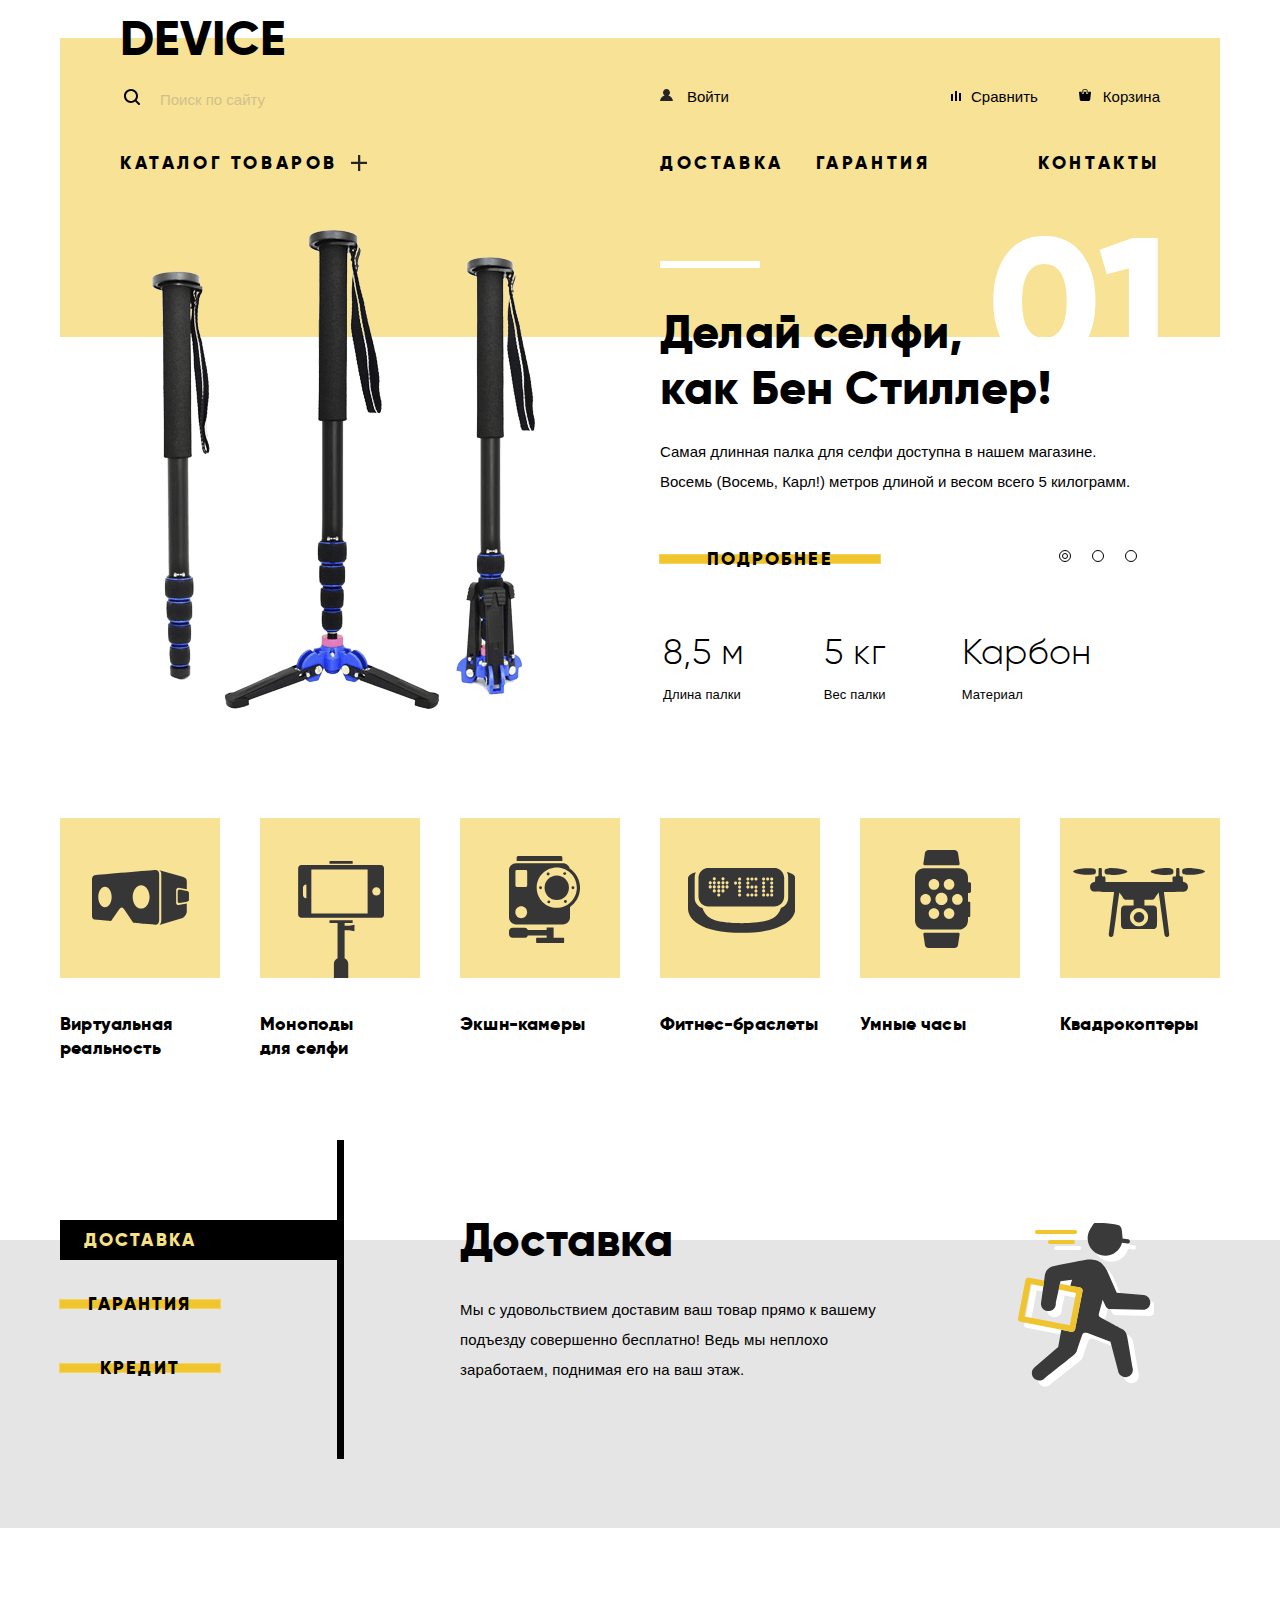
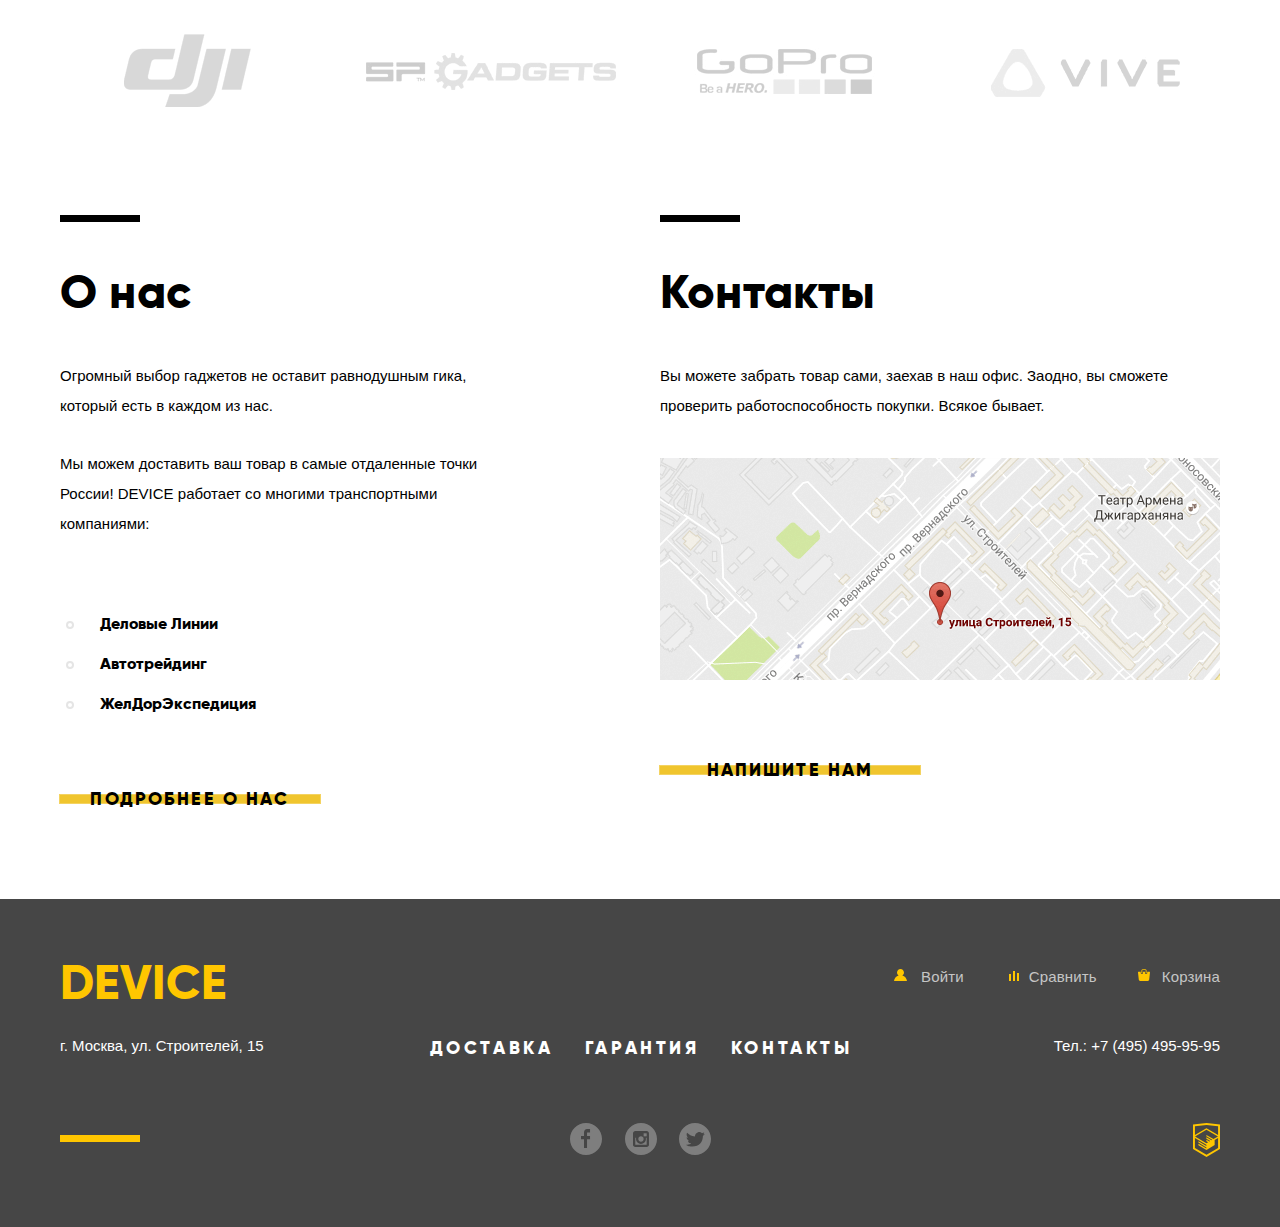
<file: index.html>
<!DOCTYPE html>
<html lang="ru">
<head>
  <meta charset="utf-8">
  <title>HTML Academy: Девайс</title>
  <link href="https://fonts.googleapis.com/css?family=Open+Sans:300,400&amp;subset=cyrillic" rel="stylesheet">
  <link href="./css/normalize.min.css" rel="stylesheet">
  <link href="./css/main.min.css" rel="stylesheet">
</head>
<body>
  <!-- id используется в качестве якоря для перехода в начало страницы при клике по логотипу в футере -->
  <header id="top-main-page">
    <div class="header-wrapper">
      <div class="container">
        <span class="device-logo-top" aria-label="Device, логотип.">Device</span>
        <div class="header-nav-wrapper">
          <div class="user-nav-wrapper-top">
            <form class="search search-icon">
              <input class="nav-search" type="search" placeholder="Поиск по сайту" aria-label="Поиск по сайту" id="search">
              <button type="submit" class="nav-search-button">Найти</button>
            </form>
            <ul class="user-nav-list user-nav-list-top">
              <li class="user-nav-item">
                <a href="./user/login.html" aria-label="Страница входа.">
                  <span class="user-icon">Войти</span>
                </a>
              </li>
              <li class="user-nav-item">
                <a href="./compare.html" aria-label="Страница сравнения товаров.">
                  <span class="compare-icon">Сравнить</span>
                </a>
              </li>
              <li class="user-nav-item">
                <a href="./basket.html" aria-label="Корзина.">
                  <span class="basket-icon">Корзина</span>
                </a>
              </li>
            </ul>
          </div>
          <nav class="main-nav-wrapper">
            <ul class="main-nav-categories">
              <li class="main-menu">
                <a href="./catalog.html">
                  <span class="plus-icon">Каталог товаров</span>
                </a>
                <div class="sub-menu">
                  <ul class="sub-menu-1">
                    <li class="category">
                      <a href="./catalog/product/group-1.html">Виртуальная реальность</a>
                    </li>
                    <li class="category">
                      <a href="./catalog/product/group-2.html">Моноподы для селфи</a>
                    </li>
                    <li class="category">
                      <a href="./catalog/product/group-3.html">Экшн-камеры</a>
                    </li>
                  </ul>
                  <ul class="sub-menu-2">
                    <li class="category">
                      <a href="./catalog/product/group-4.html">Фитнес-браслеты</a>
                    </li>
                    <li class="category">
                      <a href="./catalog/product/group-5.html">Умные часы</a>
                    </li>
                  </ul>
                  <ul class="sub-menu-3">
                    <li class="category">
                      <a href="./catalog/product/group-6.html">Квадрокоптеры</a>
                    </li>
                  </ul>
                </div>
              </li>
            </ul>
            <ul class="main-nav-list main-nav-list-top">
              <li class="nav-item">
                <a class="nav-link" href="#delivery">Доставка</a>
              </li>
              <li class="nav-item">
                <a class="nav-link" href="#guarantee">Гарантия</a>
              </li>
              <li class="nav-item">
                <a class="nav-link" href="#contacts">Контакты</a>
              </li>
            </ul>
          </nav>
        </div>
      </div>
    </div>
  </header>
  <main>
    <div class="main-wrapper">
      <h1 class="visually-hidden">Device</h1>
      <section class="promo-wrapper">
        <div class="container">
          <div class="main-slider-wrapper">
            <input type="radio" name="main-slider" value="promo-slider-1" id="promo-slide-1" checked>
            <input type="radio" name="main-slider" value="promo-slider-2" id="promo-slide-2">
            <input type="radio" name="main-slider" value="promo-slider-3" id="promo-slide-3">
            <div class="main-slider-controls-wrapper">
              <ul class="main-slider-controls">
                <li>
                  <label class="promo-slide-label promo-label-1" for="promo-slide-1"></label>
                </li>
                <li>
                  <label class="promo-slide-label promo-label-2" for="promo-slide-2"></label>
                </li>
                <li>
                  <label class="promo-slide-label promo-label-3" for="promo-slide-3"></label>
                </li>
              </ul>
            </div>
            <div class="main-slider-slides-wrapper">
              <div class="promo-slider promo-slide-1">
                <figure class="promo-image promo-image-1">
                  <img src="./img/slider-1.png" width="384" height="486" alt="Палка для селфи">
                </figure>
                <div class="promo-description">
                  <h2 class="promo-title">
                    Делай селфи,<br>
                    как Бен Стиллер!
                  </h2>
                  <p class="promo-text">Самая длинная палка для селфи доступна в нашем магазине.
                    Восемь&nbsp;(Восемь, Карл!) метров длиной и весом всего 5 килограмм.</p>
                  <a class="button promo-button" href="./catalog/advertised-goods.html#item-1">Подробнее</a>
                  <table class="promo-item-description">
                    <col class="description-column col1">
                    <col class="description-column col2">
                    <col class="description-column col3">
                    <tr>
                      <td>8,5 м</td>
                      <td>5 кг</td>
                      <td>Карбон</td>
                    </tr>
                    <tr>
                      <th>Длина палки</th>
                      <th>Вес палки</th>
                      <th>Материал</th>
                    </tr>
                  </table>
                </div>
              </div>
              <div class="promo-slider promo-slide-2">
                <figure class="promo-image promo-image-2">
                  <img src="./img/slider-2.png" width="345" height="485" alt="Фитнесc-браслет, на дисплее сообщение: 'Я вижу, что ты снова ешь.' " >
                </figure>
                <div class="promo-description">
                  <h2 class="promo-title">
                    Худеем<br>правильно!
                  </h2>
                  <p class="promo-text">
                    Мотивирующие фитнесc-браслеты помогут найти в себе силы
                    не&nbsp;пропускать занятия и соблюдать диету.
                  </p>
                  <a class="button promo-button" href="./catalog/advertised-goods.html#item-2">Подробнее</a>
                  <table class="promo-item-description">
                    <col class="description-column col4">
                    <tr>
                      <td>48 часов</td>
                    </tr>
                    <tr>
                      <th>Без подзарядки</th>
                    </tr>
                  </table>
                </div>
              </div>
              <div class="promo-slider promo-slide-3">
                <figure class="promo-image promo-image-3">
                  <img src="./img/slider-3.png" width="526" height="334" alt="Квадрокоптер" >
                </figure>
                <div class="promo-description">
                  <h2 class="promo-title">
                    Порхает как бабочка,<br>
                    жалит как пчела!
                  </h2>
                  <p class="promo-text">
                    Этот обычный, на первый взгляд, квадрокоптер оснащен
                    мощным&nbsp;лазером, замаскированным под стандартную камеру.
                  </p>
                  <a class="button promo-button" href="./catalog/advertised-goods.html#item-3">Подробнее</a>
                  <table class="promo-item-description">
                    <col class="description-column col5">
                    <col class="description-column col5">
                    <tr>
                      <td>800 м</td>
                      <td>50 м</td>
                    </tr>
                    <tr>
                      <th>Дальность полета</th>
                      <th>Радиус поражения</th>
                    </tr>
                  </table>
                </div>
              </div>
            </div>
          </div>
        </div>
      </section>
      <section class="categories-wrapper">
        <div class="container">
          <ul class="popular-group-list">
            <li>
              <a href="./catalog/product/group-1.html" aria-label="Страница с товарами категории 'Виртуальная реальность'.">
                <div class="popular-icon-background popular-icon-1"></div>
                <span>Виртуальная реальность</span>
              </a>
            </li>
            <li>
              <a href="./catalog/product/group-2.html" aria-label="Страница с товарами категории 'Моноподы для селфи'.">
                <div class="popular-icon-background popular-icon-2"></div>
                <span>Моноподы для&nbsp;селфи</span>
              </a>
            </li>
            <li>
              <a href="./catalog/product/group-3.html" aria-label="Страница с товарами категории 'Экшн-камеры'.">
                <div class="popular-icon-background popular-icon-3"></div>
                <span>Экшн-камеры</span>
              </a>
            </li>
            <li>
              <a href="./catalog/product/group-4.html" aria-label="Страница с товарами категории 'Фитнес-браслеты'.">
                <div class="popular-icon-background popular-icon-4"></div>
                <span>Фитнес-браслеты</span>
              </a>
            </li>
            <li>
              <a href="./catalog/product/group-5.html" aria-label="Страница с товарами категории 'Умные часы'.">
                <div class="popular-icon-background popular-icon-5"></div>
                <span>Умные часы</span>
              </a>
            </li>
            <li>
              <a href="./catalog/product/group-6.html" aria-label="Страница с товарами категории 'Квадрокоптеры'.">
                <div class="popular-icon-background popular-icon-6"></div>
                <span>Квадрокоптеры</span>
              </a>
            </li>
          </ul>
        </div>
      </section>
      <section class="advantages-wrapper">
        <div class="container">
          <div class="slider-wrapper">
            <input type="radio" name="slider" id="advantages-slide-1" checked>
            <input type="radio" name="slider" id="advantages-slide-2">
            <input type="radio" name="slider" id="advantages-slide-3">
            <div class="slider-controls-wrapper">
              <ul class="slider-controls">
                <li>
                  <label class="button slider-button slider-button-1" for="advantages-slide-1">Доставка</label>
                </li>
                <li>
                  <label class="button slider-button slider-button-2" for="advantages-slide-2">Гарантия</label>
                </li>
                <li>
                  <label class="button slider-button slider-button-3" for="advantages-slide-3">Кредит</label>
                </li>
              </ul>
            </div>
            <div class="slider-slides-wrapper">
              <div class="advantages-slider advantages-slide-1">
                <div class="advantages-text-block">
                  <h2 class="advantages-title" id="delivery">Доставка</h2>
                  <p class="advantages-text">
                    Мы с удовольствием доставим ваш товар прямо к вашему подъезду совершенно бесплатно! Ведь мы неплохо заработаем, поднимая его на ваш этаж.
                  </p>
                </div>
                <figure>
                  <img src="./img/delivery.svg" class="delivery-icon" width="136" height="164" alt="Доставка">
                </figure>
              </div>
              <div class="advantages-slider advantages-slide-2">
                <div class="advantages-text-block">
                  <h2 class="advantages-title" id="guarantee">Гарантия</h2>
                  <p class="advantages-text">
                    Если из-за возгарания купленного у нас товара у вас сгорит дом — не переживайте, мы выдадим вам новый.<br>
                    Товар, не дом, конечно же.
                  </p>
                </div>
                <figure>
                  <img src="./img/warranty.svg" class="warranty-icon" width="171" height="194" alt="Гарантия">
                </figure>
              </div>
              <div class="advantages-slider advantages-slide-3">
                <div class="advantages-text-block">
                  <h2 class="advantages-title">Кредит</h2>
                  <p class="advantages-text">
                    Залезть в долговую яму стало проще! Кредитные<br>консультанты подберут для вас наиболее выгодные<br>условия кредита. Выгодные для нашего банка, разумеется.
                  </p>
                </div>
                <figure>
                  <img src="./img/credit.svg" class="credit-icon" width="156" height="186" alt="Кредит">
                </figure>
              </div>
            </div>
          </div>
        </div>
      </section>
      <section class="manufacturers-wrapper">
        <div class="container">
          <ul class="brand-list">
            <li>
              <a class="brand-link" href="./catalog/product?manufacturer=dji" aria-label="Товары бренда DJI.">
                <img class="logo-not-colored" src="./img/logo-1-100.png" width="260" height="100" alt="Логотип DJI">
                <img class="logo-colored" src="./img/logo-1.png" width="260" height="100" alt="Логотип DJI">
              </a>
            </li>
            <li>
              <a class="brand-link" href="./catalog/product?manufacturer=sp-gadgets" aria-label="Товары бренда SP-GADGETS.">
                <img class="logo-not-colored" src="./img/logo-2-100.png" width="260" height="100" alt="Логотип SP-GADGETS">
                <img class="logo-colored" src="./img/logo-2.png" width="260" height="100" alt="Логотип SP-GADGETS">
              </a>
            </li>
            <li>
              <a class="brand-link" href="./catalog/product?manufacturer=gopro" aria-label="Товары бренда GoPro.">
                <img class="logo-not-colored" src="./img/logo-3-100.png" width="260" height="100" alt="Логотип GoPro">
                <img class="logo-colored" src="./img/logo-3.png" width="260" height="100" alt="Логотип GoPro">
              </a>
            </li>
            <li>
              <a class="brand-link" href="./catalog/product?manufacturer=vive" aria-label="Товары бренда VIVE.">
                <img class="logo-not-colored" src="./img/logo-4-100.png" width="260" height="100" alt="Логотип VIVE">
                <img class="logo-colored" src="./img/logo-4.png" width="260" height="100" alt="Логотип VIVE">
              </a>
            </li>
          </ul>
        </div>
      </section>
      <div class="info-wrapper">
        <div class="container">
          <section class="about-us">
            <h2 class="about-us-title">О нас</h2>
            <p class="about-us-text">
              Огромный выбор гаджетов не оставит равнодушным гика, который есть в каждом из нас.</p>
            <p class="about-us-text">
              Мы можем доставить ваш товар в самые отдаленные точки России! DEVICE работает со многими транспортными компаниями:</p>
            <ul>
              <li>Деловые Линии</li>
              <li>Автотрейдинг</li>
              <li>ЖелДорЭкспедиция</li>
            </ul>
            <a class="button" href="./about-us.html">Подробнее о нас</a>
          </section>
          <section class="contacts">
            <h2 class="contacts-title" id="contacts">Контакты</h2>
            <p class="contacts-text">
              Вы можете забрать товар сами, заехав в наш офис. Заодно, вы сможете проверить работоспособность покупки. Всякое бывает.</p>
            <div class="map-wrapper">
              <a href="https://goo.gl/maps/s415kRbE78n" aria-label="Переход на google maps.">
                <img class="map" src="./img/map.png" width="560" height="222" alt="Адрес: Москва, улица Строителей, 15">
              </a>
            </div>
            <a class="button button-write" href="form.html" aria-label="Переход на страницу формы 'Напишите нам'.">Напишите нам</a>
          </section>
        </div>
      </div>
    </div>
  </main>
  <footer>
    <h2 class="visually-hidden">Подвал. Контакты и ссылки.</h2>
    <div class="footer-wrapper">
      <div class="container">
        <div class="user-nav-wrapper-bottom">
          <a class="device-logo-bottom" href="#top-main-page" aria-label="Переход к началу страницы.">Device</a>
          <ul class="user-nav-list-bottom">
            <li class="user-nav-item user-nav-item-bottom">
              <a href="./user/login.html" aria-label="Страница входа.">
                <span class="user-icon-bottom">Войти</span>
              </a>
            </li>
            <li class="user-nav-item user-nav-item-bottom">
              <a href="./compare.html" aria-label="Страница сравнения товаров.">
                <span class="compare-icon-bottom">Сравнить</span>
              </a>
            </li>
            <li class="user-nav-item user-nav-item-bottom">
              <a href="./basket.html" aria-label="Корзина.">
                <span class="basket-icon-bottom">Корзина</span>
              </a>
            </li>
          </ul>
        </div>
        <div class="footer-info-wrapper">
          <p class="address">г. Москва, ул. Строителей, 15</p>
          <nav>
            <ul class="main-nav-list main-nav-list-bottom">
              <li class="nav-item">
                <a class="nav-link" href="#delivery">Доставка</a>
              </li>
              <li class="nav-item">
                <a class="nav-link" href="#guarantee">Гарантия</a>
              </li>
              <li class="nav-item">
                <a class="nav-link" href="#contacts">Контакты</a>
              </li>
            </ul>
          </nav>
          <a class="phone" href="tel:+74954959595">Тел.: +7 (495) 495-95-95</a>
        </div>
        <div class="socials-wrapper">
          <ul class="footer-socials">
            <li>
              <a class="facebook-icon hidden-text" href="https://www.facebook.com">Страница device в facebook</a>
            </li>
            <li>
              <a class="instagram-icon hidden-text" href="https://www.instagram.com">Страница device в instagram</a>
            </li>
            <li>
              <a class="twitter-icon hidden-text" href="https://twitter.com">Страница device в twitter</a>
            </li>
          </ul>
          <a class="htmlacademy-logo hidden-text" href="https://htmlacademy.ru/intensive/htmlcss">Сайт html academy</a>
        </div>
      </div>
    </div>
  </footer>
  <div class="modal-write-us">
    <form action="https://echo.htmlacademy.ru" method="post" id="write-us-form">
      <div class="write-us-form">
        <button type="button" class="button-modal-close close-write hidden-text">Закрыть форму обратной связи</button>
        <dl class="user-contacts">
          <dt><label for="your-name">Ваше имя:</label></dt>
          <dd><input type="text" placeholder="Имя Фамилия" name="your-name" id="your-name" pattern="[A-Za-zА-Яа-я]{2,35}" required></dd>
        </dl>
        <dl class="user-contacts">
          <dt><label for="your-mail">Ваш e-mail:</label></dt>
          <dd><input type="email" placeholder="email@example.com" name="your-mail" id="your-mail" required></dd>
        </dl>
        <dl class="user-message">
          <dt><label for="your-name">Текст письма:</label></dt>
          <dd><textarea name="message" rows="7" cols="75" placeholder="В свободной форме" id="your-message"></textarea></dd>
        </dl>
        <button type="submit" class="button button-write-us">Отправить</button>
      </div>
    </form>
  </div>
  <div class="modal-map">
    <h2 class="visually-hidden">Как до нас добраться</h2>
    <iframe src="https://www.google.com/maps/embed?pb=!1m18!1m12!1m3!1d1148.1848407383177!2d37.52844520517895!3d55.68705579889507!2m3!1f0!2f0!3f0!3m2!1i1024!2i768!4f13.1!3m3!1m2!1s0x46b54cf65f5c8955%3A0x694710ccd55501e!2z0YPQuy4g0KHRgtGA0L7QuNGC0LXQu9C10LksIDE1LCDQnNC-0YHQutCy0LAsIDExOTMxMQ!5e0!3m2!1sru!2sru!4v1522116846875" width="960" height="559" style="border:0" allowfullscreen></iframe>
    <figure>
      <img src="./img/map-big.jpg" width="960" height="559" alt="Адрес: Москва, улица Строителей, 15">
    </figure>
    <button type="button" class="button-modal-close close-map hidden-text">Закрыть карту</button>
  </div>
  <script src="./js/script.min.js"></script>
</body>
</html>
</file>
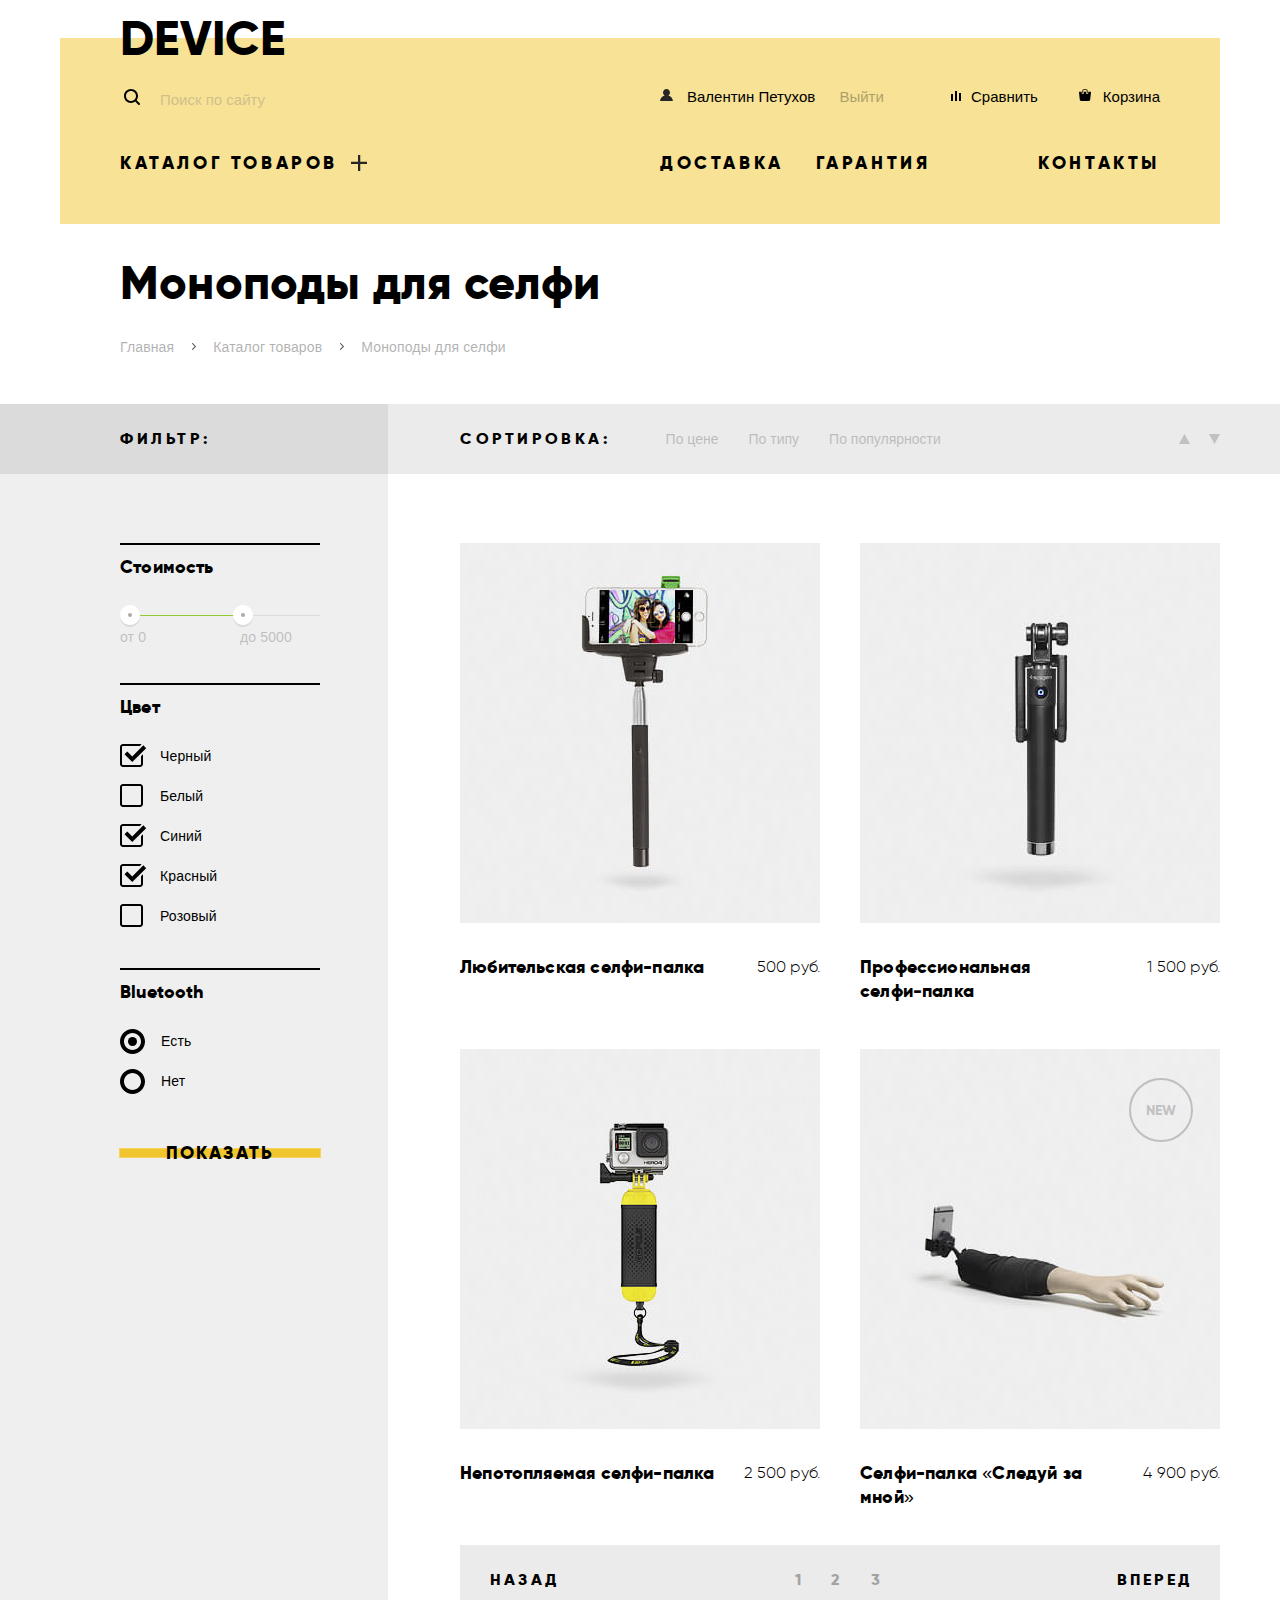
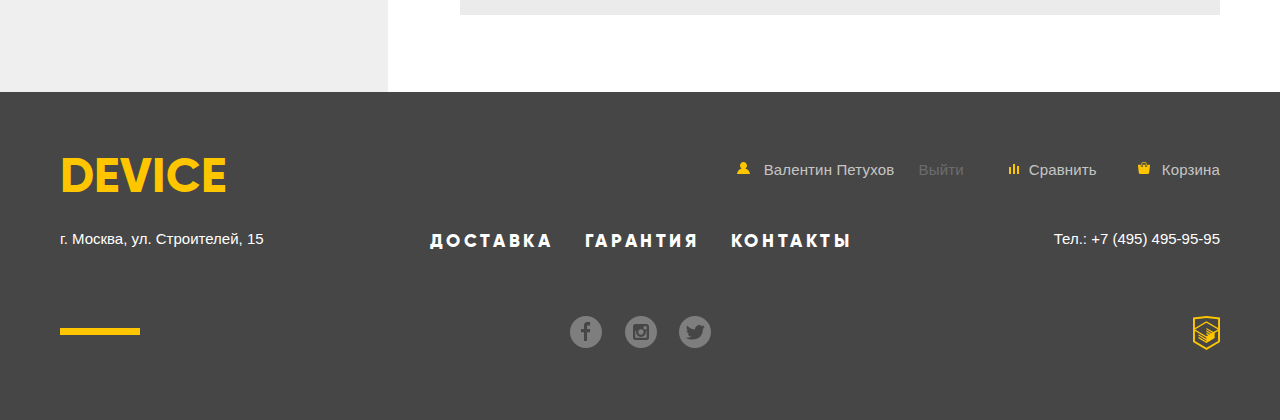
<file: catalog.html>
<!DOCTYPE html>
<html lang="ru">
<head>
  <meta charset="utf-8">
  <title>HTML Academy: Девайс</title>
  <link href="https://fonts.googleapis.com/css?family=Open+Sans:300,400&amp;subset=cyrillic" rel="stylesheet">
  <link href="./css/normalize.min.css" rel="stylesheet">
  <link href="./css/main.min.css" rel="stylesheet">
</head>
<body>
  <header>
    <div class="header-wrapper">
      <div class="container">
        <a class="device-logo-top" href="./index.html" aria-label="Device, главная страница.">Device</a>
        <div class="header-nav-wrapper">
          <div class="user-nav-wrapper-top">
            <form class="search search-icon">
              <input class="nav-search" type="search" placeholder="Поиск по сайту" aria-label="Поиск по сайту" id="search">
              <button type="submit" class="nav-search-button">Найти</button>
            </form>
            <ul class="user-nav-list user-nav-list-top">
              <li class="user-nav-item">
                <a class="user-name-wrapper" href="./user/profile.html" aria-label="Личный кабинет пользователя.">
                  <span class="user-icon">Валентин Петухов</span>
                </a>
                <a class="logout-button" href="./user/logout">Выйти</a>
              </li>
              <li class="user-nav-item">
                <a href="./compare.html" aria-label="Страница сравнения товаров.">
                  <span class="compare-icon">Сравнить</span>
                </a>
              </li>
              <li class="user-nav-item">
                <a href="./basket.html" aria-label="Корзина.">
                  <span class="basket-icon">Корзина</span>
                </a>
              </li>
            </ul>
          </div>
          <nav class="main-nav-wrapper-catalog">
            <ul class="main-nav-categories main-menu">
              <li>
                <a href="./catalog.html">
                  <span class="plus-icon">Каталог товаров</span>
                </a>
                <div class="sub-menu">
                  <ul class="sub-menu-1">
                    <li class="category">
                      <a href="./catalog/product/group-1.html">Виртуальная реальность</a>
                    </li>
                    <li class="category">
                      <a href="./catalog/product/group-2.html">Моноподы для селфи</a>
                    </li>
                    <li class="category">
                      <a href="./catalog/product/group-3.html">Экшн-камеры</a>
                    </li>
                  </ul>
                  <ul class="sub-menu-2">
                    <li class="category">
                      <a href="./catalog/product/group-4.html">Фитнес-браслеты</a>
                    </li>
                    <li class="category">
                      <a href="./catalog/product/group-5.html">Умные часы</a>
                    </li>
                  </ul>
                  <ul class="sub-menu-3">
                    <li class="category">
                      <a href="./catalog/product/group-6.html">Квадрокоптеры</a>
                    </li>
                  </ul>
                </div>
              </li>
            </ul>
            <ul class="main-nav-list main-nav-list-top">
              <li class="nav-item">
                <a class="nav-link" href="./index.html#delivery">Доставка</a>
              </li>
              <li class="nav-item">
                <a class="nav-link" href="./index.html#guarantee">Гарантия</a>
              </li>
              <li class="nav-item">
                <a class="nav-link" href="./index.html#contacts">Контакты</a>
              </li>
            </ul>
          </nav>
        </div>
      </div>
    </div>
  </header>
  <main>
    <div class="navigation-bar container">
      <h1 class="page-title">Моноподы для селфи</h1>
      <ul class="breadcrumbs">
        <li>
          <a class="breadcrumbs-link" href="./index.html">Главная</a>
        </li>
        <li>
          <a class="breadcrumbs-link" href="./catalog.html">Каталог товаров</a>
        </li>
        <li>
          <a class="breadcrumbs-link">Моноподы для селфи</a>
        </li>
      </ul>
    </div>
    <div class="catalog-page">
      <div class="left-column">
        <div class="left-column-header">
          <div class="left-column-header-content">
            <h2>Фильтр:</h2>
          </div>
        </div>
        <div class="left-column-body">
          <div class="left-column-body-content">
            <form action="https://echo.htmlacademy.ru" method="get">
              <div class="filters">
                <fieldset>
                  <legend>Стоимость</legend>
                  <input class="visually-hidden" type="range" min="0" max="5000" step="100" name="price-range" id="price-range">
                  <span class="price-range"></span>
                  <span class="selected-price"></span>
                  <label for="price-range"></label>
                </fieldset>
                <fieldset>
                  <legend>Цвет</legend>
                  <input class="visually-hidden" type="checkbox" name="Black" id="checkbox-black" checked>
                  <label for="checkbox-black">Черный</label>
                  <input class="visually-hidden" type="checkbox" name="White" id="checkbox-white">
                  <label for="checkbox-white">Белый</label>
                  <input class="visually-hidden" type="checkbox" name="Blue" id="checkbox-blue" checked>
                  <label for="checkbox-blue">Синий</label>
                  <input class="visually-hidden" type="checkbox" name="Red" id="checkbox-red" checked>
                  <label for="checkbox-red">Красный</label>
                  <input class="visually-hidden" type="checkbox" name="Pink" id="checkbox-pink">
                  <label for="checkbox-pink">Розовый</label>
                </fieldset>
                <fieldset>
                  <legend>Bluetooth</legend>
                  <input class="visually-hidden" type="radio" name="Bluetooth" value="yes" id="radio-yes" checked>
                  <label for="radio-yes">Есть</label>
                  <input class="visually-hidden" type="radio" name="Bluetooth" value="no" id="radio-no">
                  <label for="radio-no">Нет</label>
                </fieldset>
                <button type="submit" class="filter-button button">Показать</button>
              </div>
            </form>
          </div>
        </div>
      </div>
      <div class="right-column">
        <div class="right-column-header">
          <div class="right-column-header-content">
            <section class="sorting">
              <h2>Сортировка:</h2>
              <ul class="sorting-type">
                <li><a href="#">По цене</a></li>
                <li><a href="#">По типу</a></li>
                <li><a href="#">По популярности</a></li>
              </ul>
              <ul class="icon-dir">
                <li><a class="icon-up-dir hidden-text" href="#">Сортировать по возрастанию</a></li>
                <li><a class="icon-down-dir hidden-text" href="#">Сортировать по убыванию</a></li>
              </ul>
            </section>
          </div>
        </div>
        <div class="right-column-body">
          <div class="right-column-body-content">
            <ul class="catalog-list">
              <li class="catalog-item">
                <div class="product-image-wrapper">
                  <img class="product-image" src="./img/item-1.jpg" width="360" height="380" alt="Любительская селфи-палка">
                  <p class="product-buttons">
                    <a class="button button-buy" href="./basket.html">В корзину</a>
                    <a class="button-compare" href="./compare.html">Добавить к сравнению</a>
                  </p>
                </div>
                <p class="product-title">
                  <a class="product-link" href="./catalog/item.html#item-1">Любительская селфи-палка</a>
                  <span class="product-price">500 руб.</span>
                </p>
              </li>
              <li class="catalog-item">
                <div class="product-image-wrapper">
                  <img class="product-image" src="./img/item-2.jpg" width="360" height="380" alt="Профессиональная селфи-палка">
                  <p class="product-buttons">
                    <a class="button button-buy" href="./basket.html">В корзину</a>
                    <a class="button-compare" href="./compare.html">Добавить к сравнению</a>
                  </p>
                </div>
                <p class="product-title">
                  <a class="product-link" href="./catalog/item.html#item-2">Профессиональная селфи&#8209;палка</a>
                  <span class="product-price">1 500 руб.</span>
                </p>
              </li>
              <li class="catalog-item">
                <div class="product-image-wrapper">
                  <img class="product-image" src="./img/item-3.jpg" width="360" height="380" alt="Непотопляемая селфи-палка">
                  <p class="product-buttons">
                    <a class="button button-buy" href="./basket.html">В корзину</a>
                    <a class="button-compare" href="./compare.html">Добавить к сравнению</a>
                  </p>
                </div>
                <p class="product-title">
                  <a class="product-link" href="./catalog/item.html#item-3">Непотопляемая селфи-палка</a>
                  <span class="product-price">2 500 руб.</span>
                </p>
              </li>
              <li class="catalog-item new-item">
                <div class="product-image-wrapper">
                  <img class="product-image" src="./img/item-4.jpg" width="360" height="380" alt="Селфи-палка в виде руки'Следуй за мной' ">
                  <p class="product-buttons">
                    <a class="button button-buy" href="./basket.html">В корзину</a>
                    <a class="button-compare" href="./compare.html">Добавить к сравнению</a>
                  </p>
                </div>
                <p class="product-title">
                  <a class="product-link" href="./catalog/item.html#item-4">Селфи-палка «Следуй за мной»</a>
                  <span class="product-price">4 900 руб.</span>
                </p>
              </li>
            </ul>
            <ul class="pagination-list">
              <li class="pagination-item pagination-previous">
                <a href="#">Назад</a>
              </li>
              <li class="pagination-item pagination-number">
                <a href="./catalog/catalog-page?page=1" aria-label="Страница 1.">1</a>
              </li>
              <li class="pagination-item pagination-number">
                <a href="./catalog/catalog-page?page=2" aria-label="Страница 2.">2</a>
              </li>
              <li class="pagination-item pagination-number">
                <a href="./catalog/catalog-page?page=3" aria-label="Страница 3.">3</a>
              </li>
              <li class="pagination-item pagination-next">
                <a href="#">Вперед</a>
              </li>
            </ul>
          </div>
        </div>
      </div>
    </div>
  </main>
  <footer>
    <h2 class="visually-hidden">Подвал. Контакты и ссылки.</h2>
    <div class="footer-wrapper">
      <div class="container">
        <div class="user-nav-wrapper-bottom">
          <a class="device-logo-bottom" href="./index.html" aria-label="Device, главная страница.">Device</a>
          <ul class="user-nav-list-bottom">
            <li class="user-nav-item user-nav-item-bottom">
              <a class="user-name-wrapper" href="./user/profile.html" aria-label="Личный кабинет пользователя.">
                <span class="user-icon-bottom">Валентин Петухов</span>
              </a>
              <a class="logout-button" href="./user/logout">Выйти</a>
            </li>
            <li class="user-nav-item user-nav-item-bottom">
              <a href="./compare.html" aria-label="Страница сравнения товаров.">
                <span class="compare-icon-bottom">Сравнить</span>
              </a>
            </li>
            <li class="user-nav-item user-nav-item-bottom">
              <a href="./basket.html" aria-label="Корзина.">
                <span class="basket-icon-bottom">Корзина</span>
              </a>
            </li>
          </ul>
        </div>
        <div class="footer-info-wrapper">
          <p class="address">г. Москва, ул. Строителей, 15</p>
          <nav>
            <ul class="main-nav-list main-nav-list-bottom">
              <li class="nav-item">
                <a class="nav-link" href="./index.html#delivery">Доставка</a>
              </li>
              <li class="nav-item">
                <a class="nav-link" href="./index.html#guarantee">Гарантия</a>
              </li>
              <li class="nav-item">
                <a class="nav-link" href="./index.html#contacts">Контакты</a>
              </li>
            </ul>
          </nav>
          <a class="phone" href="tel:+74954959595">Тел.: +7 (495) 495-95-95</a>
        </div>
        <div class="socials-wrapper">
          <ul class="footer-socials">
            <li>
              <a class="facebook-icon hidden-text" href="https://www.facebook.com">Страница device в facebook</a>
            </li>
            <li>
              <a class="instagram-icon hidden-text" href="https://www.instagram.com">Страница device в instagram</a>
            </li>
            <li>
              <a class="twitter-icon hidden-text" href="https://twitter.com">Страница device в twitter</a>
            </li>
          </ul>
          <a class="htmlacademy-logo hidden-text" href="https://htmlacademy.ru/intensive/htmlcss">Сайт html academy</a>
        </div>
      </div>
    </div>
  </footer>
</body>
</html>
</file>
<file: css/main.min.css>
@font-face{font-family:"Gilroy - Extra Bold";src:local("gilroyextrabold"),local("Gilroy-ExtraBold"),url("../fonts/gilroyextrabold-webfont.woff2")format("woff2");font-weight:400;font-style:normal}@font-face{font-family:"Gilroy Light";src:local("gilroylight"),local("Gilroy-Light"),url("../fonts/gilroylight-webfont.woff2")format("woff2");font-weight:400;font-style:normal}body{margin:0;padding:0;min-width:1200px;font-family:"Open Sans Light","Calibri",sans-serif;font-size:15px;line-height:30px;font-weight:300;color:#000000;background-color:#ffffff}a{text-decoration:none;color:#000000}.visually-hidden{position:absolute;clip:rect(0 0 0 0);width:1px;height:1px;margin:-1px}.hidden-text{font-size:0}.container{width:1160px}.header-wrapper .container{display:-webkit-box;display:-ms-flexbox;display:flex;-webkit-box-orient:vertical;-webkit-box-direction:normal;-ms-flex-direction:column;flex-direction:column;margin:0 auto;padding-top:15px;padding-left:20px;padding-right:20px}.device-logo-top{z-index:2;padding-left:60px;margin-right:auto;font-family:"Gilroy - Extra Bold","Calibri",sans-serif;font-size:48px;font-weight:400;line-height:48px;text-transform:uppercase;letter-spacing:0.26px;color:#000000}.header-nav-wrapper{display:-webkit-box;display:-ms-flexbox;display:flex;-webkit-box-orient:vertical;-webkit-box-direction:normal;-ms-flex-direction:column;flex-direction:column;margin-top:-25px;padding-top:34px;padding-left:60px;padding-right:60px;background-color:#f7e296}.user-nav-wrapper-top{display:-webkit-box;display:-ms-flexbox;display:flex;-webkit-box-orient:horizontal;-webkit-box-direction:normal;-ms-flex-direction:row;flex-direction:row;-webkit-box-pack:justify;-ms-flex-pack:justify;justify-content:space-between;-webkit-box-align:center;-ms-flex-align:center;align-items:center;margin-bottom:30px}.search{display:-webkit-box;display:-ms-flexbox;display:flex;-webkit-box-pack:start;-ms-flex-pack:start;justify-content:flex-start;-webkit-box-sizing:border-box;box-sizing:border-box;-ms-flex-preferred-size:440px;flex-basis:440px;height:49px;border:none}.search:focus{display:-webkit-box;display:-ms-flexbox;display:flex;-webkit-box-pack:justify;-ms-flex-pack:justify;justify-content:space-between;-webkit-box-sizing:border-box;box-sizing:border-box}.nav-search{padding-left:40px;padding-right:40px;padding-top:7px;background-color:transparent;border:none;color:#000000;opacity:0.3}.nav-search:hover{opacity:0.6}.nav-search:focus{-ms-flex-preferred-size:440px;flex-basis:440px;margin-bottom:-2px;border-bottom:2px solid black;opacity:1}.user-nav-list{display:-webkit-box;display:-ms-flexbox;display:flex;-webkit-box-orient:horizontal;-webkit-box-direction:normal;-ms-flex-direction:row;flex-direction:row;-webkit-box-pack:justify;-ms-flex-pack:justify;justify-content:space-between;-ms-flex-preferred-size:473px;flex-basis:473px;margin:0;padding:0;list-style:none}.user-nav-list-top{display:-webkit-box;display:-ms-flexbox;display:flex;-webkit-box-orient:horizontal;-webkit-box-direction:normal;-ms-flex-direction:row;flex-direction:row;-webkit-box-pack:justify;-ms-flex-pack:justify;justify-content:space-between}.user-nav-list-top .user-nav-item{margin-left:auto}.user-nav-list-top .user-nav-item:last-child{margin-left:65px}.user-nav-list-top .user-nav-item:first-child{margin-left:0}.main-nav-wrapper{display:-webkit-box;display:-ms-flexbox;display:flex;-webkit-box-orient:horizontal;-webkit-box-direction:normal;-ms-flex-direction:row;flex-direction:row;-webkit-box-pack:justify;-ms-flex-pack:justify;justify-content:space-between;min-height:186px;font-family:"Gilroy - Extra Bold","Calibri",sans-serif;font-size:18px;line-height:24px;font-weight:400;text-transform:uppercase;letter-spacing:3.6px}.main-nav-categories{margin:0;padding:0;-ms-flex-preferred-size:440px;flex-basis:440px;list-style:none}.main-menu{position:relative}.main-menu a:hover{opacity:0.6}.main-menu a:active{opacity:0.3}.main-menu:hover .sub-menu{position:absolute;z-index:4;display:-webkit-box;display:-ms-flexbox;display:flex;-webkit-box-orient:horizontal;-webkit-box-direction:normal;-ms-flex-direction:row;flex-direction:row}.sub-menu{position:absolute;top:23px;left:-60px;display:none;margin:0;padding-top:23px;padding-bottom:32px;padding-left:60px;padding-right:20px;width:1080px;background-color:#f7e296}.sub-menu-1,.sub-menu-3{margin:0;padding-left:0;padding-right:65px;list-style:none}.sub-menu-2{margin:0;padding-left:0;padding-right:77px;list-style:none}.category{font-family:"Open Sans Light","Calibri",sans-serif;font-size:15px;line-height:36px;font-weight:300;text-transform:none;letter-spacing:0.15px}.main-nav-list{margin:0;padding:0;list-style:none}.main-nav-list-top{display:-webkit-box;display:-ms-flexbox;display:flex;-webkit-box-orient:horizontal;-webkit-box-direction:normal;-ms-flex-direction:row;flex-direction:row;-webkit-box-pack:justify;-ms-flex-pack:justify;justify-content:space-between;-ms-flex-preferred-size:500px;flex-basis:500px}.main-nav-list-top .nav-item:nth-child(3n){padding-left:76px}.main-wrapper{display:-webkit-box;display:-ms-flexbox;display:flex;-webkit-box-orient:vertical;-webkit-box-direction:normal;-ms-flex-direction:column;flex-direction:column;margin-bottom:80px}.promo-wrapper{background-color:#ffffff}.promo-wrapper .container{display:-webkit-box;display:-ms-flexbox;display:flex;-webkit-box-orient:vertical;-webkit-box-direction:normal;-ms-flex-direction:column;flex-direction:column;margin-top:-111px;margin-left:auto;margin-right:auto;padding-left:20px;padding-right:20px}.main-slider-wrapper input[type="radio"]{display:none}.main-slider-wrapper{position:relative;padding-right:60px;min-height:592px}.main-slider-controls{position:absolute;z-index:4;right:95px;bottom:253px;display:-webkit-box;display:-ms-flexbox;display:flex;-webkit-box-orient:horizontal;-webkit-box-direction:normal;-ms-flex-direction:row;flex-direction:row;-webkit-box-pack:justify;-ms-flex-pack:justify;justify-content:space-between;min-width:66px;list-style:none}.main-slider-controls li{}.main-slider-slides-wrapper > *{display:none}.promo-slider{margin-bottom:92px}.promo-slider figure{margin:0;padding:0;-webkit-box-sizing:border-box;box-sizing:border-box;max-height:500px}#promo-slide-1:checked ~ .main-slider-slides-wrapper .promo-slide-1,#promo-slide-2:checked ~ .main-slider-slides-wrapper .promo-slide-2,#promo-slide-3:checked ~ .main-slider-slides-wrapper .promo-slide-3{display:-webkit-box;display:-ms-flexbox;display:flex;-webkit-box-orient:horizontal;-webkit-box-direction:normal;-ms-flex-direction:row;flex-direction:row;-webkit-box-pack:justify;-ms-flex-pack:justify;justify-content:space-between}.promo-image{max-width:444px;min-height:500px}.promo-image.promo-image-1{padding-left:91px}.promo-image.promo-image-2{padding-top:12px;padding-left:116px}.promo-image.promo-image-3{padding-top:65px;padding-left:31px}.promo-description{position:relative;display:-webkit-box;display:-ms-flexbox;display:flex;-webkit-box-orient:vertical;-webkit-box-direction:normal;-ms-flex-direction:column;flex-direction:column;-ms-flex-preferred-size:500px;flex-basis:500px;padding-top:38px}.promo-title{z-index:3;margin-top:41px;margin-bottom:20px;font-family:"Gilroy - Extra Bold","Calibri",sans-serif;font-size:47px;line-height:56px;font-weight:400;letter-spacing:0.17px}.promo-text{margin:0;padding-bottom:42px}.promo-item-description{padding-top:46px;text-align:left;table-layout:fixed}.promo-item-description td{font-family:"Gilroy Light","Calibri",sans-serif;font-size:36px;line-height:48px;font-weight:300;letter-spacing:0.36px;text-align:left}.promo-item-description th{padding-top:6px;font-family:"Open Sans Light","Calibri",sans-serif;font-size:13px;line-height:20px;font-weight:300;letter-spacing:0.13px;text-align:left}.promo-item-description td:nth-child(3n),.promo-item-description th:nth-child(3n){padding-left:10px}.categories-wrapper{font-family:"Gilroy - Extra Bold","Calibri",sans-serif;font-size:18px;line-height:24px;font-weight:400;letter-spacing:0.18px;background-color:#ffffff}.categories-wrapper .container{margin-left:auto;margin-right:auto;padding-left:20px;padding-right:20px}.popular-group-list{display:-webkit-box;display:-ms-flexbox;display:flex;-webkit-box-orient:horizontal;-webkit-box-direction:normal;-ms-flex-direction:row;flex-direction:row;-webkit-box-pack:justify;-ms-flex-pack:justify;justify-content:space-between;margin:0;padding:0;list-style:none}.popular-group-list span{display:inline-block;vertical-align:baseline;max-width:160px;margin-top:34px}.popular-icon-background{display:-webkit-box;display:-ms-flexbox;display:flex;-webkit-box-pack:center;-ms-flex-pack:center;justify-content:center;-webkit-box-align:center;-ms-flex-align:center;align-items:center;width:160px;height:160px;background-color:rgba(240,197,46,0.5)}.popular-icon-background:active::before,.popular-icon-background:active + span{opacity:0.3}a:hover .popular-icon-background{background-color:rgba(240,197,46,1)}.advantages-wrapper{margin-top:73px;padding-bottom:105px;min-height:250px;background-image:-webkit-gradient(linear,left top,left bottom,from(#ffffff),color-stop(27%,#ffffff),color-stop(27%,#e5e5e5),to(#e5e5e5));background-image:-webkit-linear-gradient(top,#ffffff 0,#ffffff 27%,#e5e5e5 27%,#e5e5e5 100%);background-image:-o-linear-gradient(top,#ffffff 0,#ffffff 27%,#e5e5e5 27%,#e5e5e5 100%);background-image:linear-gradient(to bottom,#ffffff 0,#ffffff 27%,#e5e5e5 27%,#e5e5e5 100%)}.advantages-wrapper .container{margin-top:84px;margin-left:auto;margin-right:auto;padding-left:20px;padding-right:20px}.slider-wrapper{display:-webkit-box;display:-ms-flexbox;display:flex;-webkit-box-orient:horizontal;-webkit-box-direction:normal;-ms-flex-direction:row;flex-direction:row;-webkit-box-pack:start;-ms-flex-pack:start;justify-content:flex-start}.slider-wrapper input[type="radio"]{display:none}.slider-controls-wrapper{position:relative;width:280px}.slider-controls{margin:0;margin-top:3px;padding:0;list-style:none}.slider-controls li{margin-bottom:24px}.slider-slides-wrapper{width:880px}.slider-slides-wrapper > *{display:none}.advantages-slider{margin-left:120px;-ms-flex-preferred-size:760px;flex-basis:760px}.advantages-slider figure{min-height:206px;margin:0}.advantages-slide-1 figure,.advantages-slide-2 figure,.advantages-slide-3 figure{position:relative}.delivery-icon{position:absolute;top:6px;right:66px}.warranty-icon{position:absolute;top:-16px;right:46px}.credit-icon{position:absolute;top:-15px;right:69px}#advantages-slide-1:checked ~ .slider-slides-wrapper .advantages-slide-1,#advantages-slide-2:checked ~ .slider-slides-wrapper .advantages-slide-2,#advantages-slide-3:checked ~ .slider-slides-wrapper .advantages-slide-3{display:-webkit-box;display:-ms-flexbox;display:flex;-webkit-box-orient:horizontal;-webkit-box-direction:normal;-ms-flex-direction:row;flex-direction:row;-webkit-box-pack:justify;-ms-flex-pack:justify;justify-content:space-between}#advantages-slide-1:checked ~ .slider-controls-wrapper .slider-button-1::before,#advantages-slide-2:checked ~ .slider-controls-wrapper .slider-button-2::before,#advantages-slide-3:checked ~ .slider-controls-wrapper .slider-button-3::before{top:0;width:280px;height:100%;outline:none;background-color:#000000}#advantages-slide-1:checked ~ .slider-controls-wrapper .slider-button-1,#advantages-slide-2:checked ~ .slider-controls-wrapper .slider-button-2,#advantages-slide-3:checked ~ .slider-controls-wrapper .slider-button-3{color:#f7e184}.advantages-text-block{width:450px}.advantages-title{font-family:"Gilroy - Extra Bold","Calibri",sans-serif;font-size:47px;line-height:48px;font-weight:400;letter-spacing:0.21px;margin-top:0;margin-bottom:30px}.advantages-text{margin-top:1px;line-height:30px;letter-spacing:0.15px}.manufacturers-wrapper{background-color:#ffffff}.manufacturers-wrapper .container{margin-top:94px;margin-left:auto;margin-right:auto;padding-left:20px;padding-right:20px}.brand-list{display:-webkit-box;display:-ms-flexbox;display:flex;-webkit-box-orient:horizontal;-webkit-box-direction:normal;-ms-flex-direction:row;flex-direction:row;-webkit-box-pack:justify;-ms-flex-pack:justify;justify-content:space-between;margin:0;padding:0;list-style:none}.info-wrapper{background-color:#ffffff}.info-wrapper .container{display:-webkit-box;display:-ms-flexbox;display:flex;-webkit-box-orient:horizontal;-webkit-box-direction:normal;-ms-flex-direction:row;flex-direction:row;-webkit-box-pack:justify;-ms-flex-pack:justify;justify-content:space-between;margin-top:93px;margin-left:auto;margin-right:auto;padding-left:20px;padding-right:20px}.about-us{position:relative;display:-webkit-box;display:-ms-flexbox;display:flex;-webkit-box-orient:vertical;-webkit-box-direction:normal;-ms-flex-direction:column;flex-direction:column;width:465px}.about-us-title{margin-top:44px;font-family:"Gilroy - Extra Bold","Calibri",sans-serif;font-size:47px;line-height:48px;font-weight:400;letter-spacing:0.21px}.about-us-text{margin:0;margin-top:5px;margin-bottom:23px}.about-us ul{font-family:"Gilroy - Extra Bold","Calibri",sans-serif;font-size:16px;line-height:40px;font-weight:400;margin-top:42px;margin-bottom:55px}.about-us li{position:relative;list-style:none}.contacts{display:-webkit-box;display:-ms-flexbox;display:flex;-webkit-box-orient:vertical;-webkit-box-direction:normal;-ms-flex-direction:column;flex-direction:column;width:560px}.contacts-title{margin-top:44px;font-family:"Gilroy - Extra Bold","Calibri",sans-serif;font-size:47px;line-height:48px;font-weight:400;letter-spacing:0.21px}.contacts-text{margin:0;margin-top:5px;margin-bottom:23px}.map-wrapper{margin:0;margin-top:14px;margin-bottom:60px;padding:0;max-height:380px}.navigation-bar.container{display:-webkit-box;display:-ms-flexbox;display:flex;-webkit-box-orient:vertical;-webkit-box-direction:normal;-ms-flex-direction:column;flex-direction:column;margin-left:auto;margin-right:auto;padding-left:20px;padding-right:20px}.page-title{padding-left:60px;padding-top:5px;font-family:"Gilroy - Extra Bold","Calibri",sans-serif;font-size:47px;line-height:48px;font-weight:400;letter-spacing:0.17px}.breadcrumbs{display:-webkit-box;display:-ms-flexbox;display:flex;-webkit-box-orient:horizontal;-webkit-box-direction:normal;-ms-flex-direction:row;flex-direction:row;-webkit-box-pack:start;-ms-flex-pack:start;justify-content:flex-start;margin:0;margin-top:-5px;margin-bottom:45px;list-style:none;font-family:"Open Sans Light","Calibri",sans-serif;font-size:14px;line-height:24px;font-weight:300;letter-spacing:0.14px}ul.breadcrumbs{padding-left:60px}.breadcrumbs-link{opacity:0.3}.breadcrumbs-link:hover{opacity:0.6}.breadcrumbs-link:active{opacity:0.1}.breadcrumbs-link:not([href]){opacity:0.3}.breadcrumbs li{position:relative;padding-right:39px}.catalog-page{display:-webkit-box;display:-ms-flexbox;display:flex;-webkit-box-orient:horizontal;-webkit-box-direction:normal;-ms-flex-direction:row;flex-direction:row}.catalog-page h2{margin-top:23px;margin-bottom:23px;font-family:"Gilroy - Extra Bold","Calibri",sans-serif;font-size:16px;line-height:24px;font-weight:400;text-transform:uppercase;letter-spacing:0.91px}.left-column{display:-webkit-box;display:-ms-flexbox;display:flex;-webkit-box-orient:vertical;-webkit-box-direction:normal;-ms-flex-direction:column;flex-direction:column;width:calc((100% - 1160px)/2 + 328px)}.left-column-header{padding-left:20px;background-color:#dbdbdb}.left-column-header-content{margin-left:auto;padding-left:60px;width:268px}.left-column-header-content h2{letter-spacing:3.6px}.left-column-body{padding-left:20px;height:100%;background-color:#efefef}.left-column-body-content{margin-left:auto;padding-left:60px;width:268px}.filters{display:-webkit-box;display:-ms-flexbox;display:flex;-webkit-box-orient:vertical;-webkit-box-direction:normal;-ms-flex-direction:column;flex-direction:column;padding-top:69px;padding-right:68px;font-family:"Open Sans Light","Calibri",sans-serif;font-size:14px;line-height:24px;font-weight:300;letter-spacing:0.14px}.filters fieldset{display:-webkit-box;display:-ms-flexbox;display:flex;-webkit-box-orient:vertical;-webkit-box-direction:normal;-ms-flex-direction:column;flex-direction:column;margin:0;padding-bottom:24px;padding-left:0;padding-right:0;border:none}.filters fieldset:first-child{padding-bottom:78px}.filters legend{padding-top:10px;padding-bottom:20px;width:100%;font-family:"Gilroy - Extra Bold","Calibri",sans-serif;font-size:18px;line-height:24px;font-weight:400;letter-spacing:0.18px;border-top:2px solid #000000}.price-range{position:relative;top:11px;left:0;width:200px;height:1px;background-image:-webkit-gradient(linear,left top,right top,from(#91c92f),color-stop(60%,#91c92f),color-stop(60%,#dbdbdb),to(#dbdbdb));background-image:-webkit-linear-gradient(left,#91c92f 0,#91c92f 60%,#dbdbdb 60%,#dbdbdb 100%);background-image:-o-linear-gradient(left,#91c92f 0,#91c92f 60%,#dbdbdb 60%,#dbdbdb 100%);background-image:linear-gradient(to right,#91c92f 0,#91c92f 60%,#dbdbdb 60%,#dbdbdb 100%)}.right-column{display:-webkit-box;display:-ms-flexbox;display:flex;-webkit-box-orient:vertical;-webkit-box-direction:normal;-ms-flex-direction:column;flex-direction:column;width:calc((100% - 1160px)/2 + 832px)}.right-column-header{padding-right:20px;background-color:#ebebeb}.right-column-header-content{margin-right:auto;padding-left:72px;width:760px}.right-column-body{padding-right:20px;background-color:#ffffff}.right-column-body-content{display:-webkit-box;display:-ms-flexbox;display:flex;-webkit-box-orient:vertical;-webkit-box-direction:normal;-ms-flex-direction:column;flex-direction:column;margin-right:auto;padding-top:69px;padding-left:72px;width:760px}.sorting{display:-webkit-box;display:-ms-flexbox;display:flex;-webkit-box-orient:horizontal;-webkit-box-direction:normal;-ms-flex-direction:row;flex-direction:row;-webkit-box-pack:justify;-ms-flex-pack:justify;justify-content:space-between;-webkit-box-align:baseline;-ms-flex-align:baseline;align-items:baseline}.sorting h2{letter-spacing:3.6px}.sorting-type{display:-webkit-box;display:-ms-flexbox;display:flex;-webkit-box-orient:horizontal;-webkit-box-direction:normal;-ms-flex-direction:row;flex-direction:row;margin:0;padding:0;list-style:none;font-family:"Open Sans Regular","Calibri",sans-serif;font-size:14px;line-height:18px;font-weight:400}.sorting-type li{padding-left:15px;padding-right:15px}.sorting-type li:first-child{padding-left:55px}.catalog-list{display:-webkit-box;display:-ms-flexbox;display:flex;-webkit-box-orient:horizontal;-webkit-box-direction:normal;-ms-flex-direction:row;flex-direction:row;-ms-flex-wrap:wrap;flex-wrap:wrap;-webkit-box-pack:justify;-ms-flex-pack:justify;justify-content:space-between;margin:0;padding:0;list-style:none}.catalog-list div{margin:0;padding:0;max-height:380px}.product-image-wrapper{position:relative}.product-buttons{position:absolute;top:0;left:50%;display:none;margin:0;margin-top:172px;margin-left:-100px}.product-image-wrapper:hover .product-buttons{display:block}.product-buttons a{display:inline-block;vertical-align:baseline}.product-title{display:-webkit-box;display:-ms-flexbox;display:flex;-webkit-box-orient:horizontal;-webkit-box-direction:normal;-ms-flex-direction:row;flex-direction:row;-webkit-box-pack:justify;-ms-flex-pack:justify;justify-content:space-between;margin:0;padding-top:32px}.product-link{max-width:260px;word-break:keep-all;font-family:"Gilroy - Extra Bold","Calibri",sans-serif;font-size:18px;line-height:24px;font-weight:400;letter-spacing:0.18px}.product-price{padding-left:20px;max-width:80px;word-break:break-all;font-family:"Gilroy Light","Calibri",sans-serif;font-size:16px;line-height:24px;font-weight:300;letter-spacing:0.16px}.catalog-item{height:506px}.new-item{position:relative}.new-item::after{position:absolute;top:29px;right:27px;display:-webkit-box;display:-ms-flexbox;display:flex;-webkit-box-pack:center;-ms-flex-pack:center;justify-content:center;-webkit-box-align:center;-ms-flex-align:center;align-items:center;width:60px;height:60px;font-family:"Gilroy - Extra Bold","Calibri",sans-serif;font-size:14px;line-height:24px;font-weight:400;text-transform:uppercase;letter-spacing:0.25px;color:rgba(0,0,0,0.2);border:2px solid rgba(0,0,0,0.2);border-radius:50%;content:"NEW"}.pagination-list{display:-webkit-box;display:-ms-flexbox;display:flex;-webkit-box-orient:horizontal;-webkit-box-direction:normal;-ms-flex-direction:row;flex-direction:row;-webkit-box-pack:start;-ms-flex-pack:start;justify-content:flex-start;-webkit-box-align:center;-ms-flex-align:center;align-items:center;margin-top:-10px;margin-bottom:77px;padding:0;height:70px;list-style:none;background-color:#ebebeb}.pagination-item{padding-left:15px;padding-right:15px;font-family:"Gilroy - Extra Bold","Calibri",sans-serif;font-size:16px;line-height:24px;font-weight:400;text-transform:uppercase;letter-spacing:0.91px}.pagination-previous{margin-right:auto;padding-left:30px;padding-top:23px;padding-right:30px;padding-bottom:23px;letter-spacing:3.2px}.pagination-next{margin-left:auto;padding-left:30px;padding-top:23px;padding-right:28px;padding-bottom:23px;letter-spacing:3.2px}.pagination-previous:hover,.pagination-next:hover{background-color:#d9d9d9}.pagination-next:active a,.pagination-previous:active a{color:rgba(0,0,0,0.3)}.main-nav-wrapper-catalog{display:-webkit-box;display:-ms-flexbox;display:flex;-webkit-box-orient:horizontal;-webkit-box-direction:normal;-ms-flex-direction:row;flex-direction:row;-webkit-box-pack:justify;-ms-flex-pack:justify;justify-content:space-between;min-height:73px;font-family:"Gilroy - Extra Bold","Calibri",sans-serif;font-size:18px;line-height:24px;font-weight:400;text-transform:uppercase;letter-spacing:3.6px}.user-name-wrapper{margin-right:20px}.footer-wrapper{background-color:#464646;color:#ffffff;background-size:100%}.footer-wrapper .container{display:-webkit-box;display:-ms-flexbox;display:flex;-webkit-box-orient:vertical;-webkit-box-direction:normal;-ms-flex-direction:column;flex-direction:column;margin:0 auto;padding-top:60px;padding-left:20px;padding-right:20px}.footer-wrapper a{color:#ffffff}.user-nav-wrapper-bottom{display:-webkit-box;display:-ms-flexbox;display:flex;-webkit-box-orient:horizontal;-webkit-box-direction:normal;-ms-flex-direction:row;flex-direction:row;-webkit-box-pack:justify;-ms-flex-pack:justify;justify-content:space-between;margin-bottom:24px}.device-logo-bottom{font-family:"Gilroy - Extra Bold","Calibri",sans-serif;font-size:48px;font-weight:400;line-height:48px;text-transform:uppercase;letter-spacing:0.48px}.footer-wrapper .device-logo-bottom{color:#ffc600}.user-nav-list-bottom{display:-webkit-box;display:-ms-flexbox;display:flex;-webkit-box-orient:horizontal;-webkit-box-direction:normal;-ms-flex-direction:row;flex-direction:row;-webkit-box-pack:end;-ms-flex-pack:end;justify-content:flex-end;width:calc(100% - 195px);margin:0;padding:0;list-style:none;font-family:"Open Sans Light","Calibri",sans-serif;font-size:15px;line-height:36px;font-weight:300;text-transform:none;letter-spacing:0.15px}.user-nav-list-bottom .user-nav-item{margin-left:65px}.user-nav-list-bottom .user-nav-item:first-child{margin-left:0}.footer-info-wrapper{display:-webkit-box;display:-ms-flexbox;display:flex;-webkit-box-orient:horizontal;-webkit-box-direction:normal;-ms-flex-direction:row;flex-direction:row;-webkit-box-pack:justify;-ms-flex-pack:justify;justify-content:space-between;margin-bottom:62px}.address{margin:0}.main-nav-list-bottom{display:-webkit-box;display:-ms-flexbox;display:flex;-webkit-box-orient:horizontal;-webkit-box-direction:normal;-ms-flex-direction:row;flex-direction:row;-webkit-box-pack:justify;-ms-flex-pack:justify;justify-content:space-between;margin-right:35px;padding-top:5px;width:423px;font-family:"Gilroy - Extra Bold","Calibri",sans-serif;font-size:18px;line-height:24px;font-weight:400;text-transform:uppercase;letter-spacing:3.6px}.socials-wrapper{position:relative;display:-webkit-box;display:-ms-flexbox;display:flex;-webkit-box-orient:horizontal;-webkit-box-direction:normal;-ms-flex-direction:row;flex-direction:row;-webkit-box-pack:justify;-ms-flex-pack:justify;justify-content:space-between;margin-left:28px;margin-bottom:55px}.footer-socials{display:-webkit-box;display:-ms-flexbox;display:flex;-webkit-box-orient:horizontal;-webkit-box-direction:normal;-ms-flex-direction:row;flex-direction:row;-webkit-box-pack:justify;-ms-flex-pack:justify;justify-content:space-between;margin:0;margin-left:auto;padding:0;min-width:141px;list-style:none}.htmlacademy-logo{margin-left:auto}.modal-write-us{position:fixed;z-index:4;top:50%;left:50%;display:none;width:760px;margin-left:-480px;margin-top:-277px;padding-left:100px;padding-top:95px;padding-right:100px;padding-bottom:78px;background-color:#ffffff;-webkit-box-shadow:0 10px 15px 10px rgba(0,0,0,0.2);box-shadow:0 10px 15px 10px rgba(0,0,0,0.2)}.write-us-form{display:-webkit-box;display:-ms-flexbox;display:flex;-webkit-box-orient:horizontal;-webkit-box-direction:normal;-ms-flex-direction:row;flex-direction:row;-ms-flex-wrap:wrap;flex-wrap:wrap;font-family:"Gilroy - Extra Bold","Calibri",sans-serif;font-size:18px;line-height:24px;font-weight:400;color:#000000}.write-us-form input[type="text"],.write-us-form input[type="email"],.write-us-form textarea{-webkit-box-sizing:border-box;box-sizing:border-box;padding-top:17px;padding-bottom:17px;padding-left:20px;padding-right:20px;font-family:"Open Sans","Calibri",sans-serif;font-size:14px;line-height:18px;font-weight:400;color:rgba(70,70,70,0.4);background-color:rgba(229,229,229,0.5);border:none}.write-us-form input[type="text"]:hover,.write-us-form input[type="email"]:hover,.write-us-form textarea:hover{background-color:rgba(229,229,229,0.8)}.write-us-form input[type="text"]:focus,.write-us-form input[type="email"]:focus,.write-us-form textarea:focus{outline:3px solid rgba(240,197,46,0.5);background-color:#ffffff}.write-us-form input[type="text"]:invalid,.write-us-form input[type="email"]:invalid,.write-us-form textarea:invalid{outline:none;border:none;-webkit-box-shadow:none;box-shadow:none;background-color:rgba(237,181,181,0.5)}.write-us-form input[type="text"],.write-us-form input[type="email"]{width:360px}.write-us-form textarea{width:760px;margin-bottom:40px;resize:vertical}.write-us-form dd,.user-contacts{margin:0}.user-contacts:nth-child(3){margin-left:40px}.write-us-form dt{padding-bottom:5px}.button-modal-close{position:absolute;top:22px;right:22px;z-index:2;width:55px;height:55px;background-color:rgba(240,197,46,0.5);border-radius:50%;border:none;cursor:pointer}.button-modal-close:hover{background-color:rgba(240,197,46,1)}.button-modal-close:active{background-color:rgba(240,197,46,0.3)}.button-modal-close::before{position:absolute;width:21px;height:2px;-webkit-transform:translateX(-10px)rotate(45deg);-ms-transform:translateX(-10px)rotate(45deg);transform:translateX(-10px)rotate(45deg);background-color:#ffffff;content:"";top:27px;left:27px}.button-modal-close::after{position:absolute;width:21px;height:2px;-webkit-transform:translateX(-10px)rotate(-45deg);-ms-transform:translateX(-10px)rotate(-45deg);transform:translateX(-10px)rotate(-45deg);background-color:#ffffff;content:"";top:27px;left:27px}.user-message{margin:0;margin-top:35px}.modal-map{position:fixed;z-index:4;top:50%;left:50%;display:none;width:960px;height:559px;margin-left:-480px;margin-top:-277px;-webkit-box-shadow:0 10px 15px 10px rgba(0,0,0,0.2);box-shadow:0 10px 15px 10px rgba(0,0,0,0.2)}.modal-map figure{margin:0}.modal-map img{position:relative}.modal-map iframe{position:absolute;top:0;left:0;z-index:2;border:0}.modal-show{display:block;-webkit-animation-name:bounce;animation-name:bounce;-webkit-animation-duration:1.2s;animation-duration:1.2s}@-webkit-keyframes bounce{0%{-webkit-transform:translateY(-2000px);transform:translateY(-2000px)}40%{-webkit-transform:translateY(120px);transform:translateY(120px)}50%{-webkit-transform:translateY(-40px);transform:translateY(-40px)}60%{-webkit-transform:translateY(0px);transform:translateY(0px)}80%{-webkit-transform:scale(1.3);transform:scale(1.3)}100%{-webkit-transform:scale(1);transform:scale(1)}}@keyframes bounce{0%{-webkit-transform:translateY(-2000px);transform:translateY(-2000px)}40%{-webkit-transform:translateY(120px);transform:translateY(120px)}50%{-webkit-transform:translateY(-40px);transform:translateY(-40px)}60%{-webkit-transform:translateY(0px);transform:translateY(0px)}80%{-webkit-transform:scale(1.3);transform:scale(1.3)}100%{-webkit-transform:scale(1);transform:scale(1)}}@-webkit-keyframes shake{0%,100%{-webkit-transform:translateX(0);transform:translateX(0)}10%,30%,50%,70%,90%{-webkit-transform:translateX(-10px);transform:translateX(-10px)}20%,40%,60%,80%{-webkit-transform:translateX(10px);transform:translateX(10px)}}@keyframes shake{0%,100%{-webkit-transform:translateX(0);transform:translateX(0)}10%,30%,50%,70%,90%{-webkit-transform:translateX(-10px);transform:translateX(-10px)}20%,40%,60%,80%{-webkit-transform:translateX(10px);transform:translateX(10px)}}.error{-webkit-animation-name:shake;animation-name:shake;-webkit-animation-duration:0.6s;animation-duration:0.6s}.user-icon,.search-icon,.user-icon-bottom,.compare-icon,.compare-icon-bottom,.basket-icon,.basket-icon-bottom,.plus-icon{position:relative}.promo-slide-label{position:relative}.popular-icon-1,.popular-icon-2,.popular-icon-3,.popular-icon-4,.popular-icon-5,.popular-icon-6{position:relative}.contacts{position:relative}.selected-price{position:relative}.search-icon::before{position:absolute;left:4px;top:17px;width:16px;height:16px;line-height:1;content:url("../img/search.svg")}.user-icon::before{position:absolute;left:-27px;top:0;line-height:1;content:url("../img/user.svg")}.compare-icon::before{position:absolute;left:-20px;top:0;line-height:1;content:url("../img/compare.svg")}.basket-icon::before{position:absolute;left:-24px;top:0;line-height:1;content:url("../img/cart.svg")}.plus-icon::after{position:absolute;right:-29px;top:2px;line-height:1;content:url("../img/plus.png")}.promo-slide-label::before{position:absolute;left:0;top:0;width:10px;height:10px;border:1px solid black;border-radius:50%;content:""}#promo-slide-1:checked ~ .main-slider-controls-wrapper .promo-label-1::after,#promo-slide-2:checked ~ .main-slider-controls-wrapper .promo-label-2::after,#promo-slide-3:checked ~ .main-slider-controls-wrapper .promo-label-3::after{position:absolute;left:3px;top:3px;width:4px;height:4px;border:1px solid black;border-radius:50%;content:""}.promo-description::before{position:absolute;top:35px;left:0;width:100px;height:7px;background-color:#ffffff;content:""}.promo-slide-1 .promo-description::after{position:absolute;top:-12px;right:-10px;background-color:#ffffff;content:"01"}.promo-slide-2 .promo-description::after{position:absolute;top:-12px;right:-10px;background-color:#ffffff;content:"02"}.promo-slide-3 .promo-description::after{position:absolute;top:-12px;right:-10px;background-color:#ffffff;content:"03"}.promo-slide-1 .promo-description::after,.promo-slide-2 .promo-description::after,.promo-slide-3 .promo-description::after{font-family:"Gilroy - Extra Bold","Calibri",sans-serif;font-size:179px;line-height:179.2px;font-weight:400;letter-spacing:0.36px;color:#ffffff;background-color:transparent}.popular-icon-1::before{position:absolute;width:97px;height:55px;top:52px;left:32px;background:url("../img/popular-1.svg")no-repeat;content:""}.popular-icon-2::before{position:absolute;width:86px;height:117px;bottom:0;left:38px;background:url("../img/popular-2.svg")no-repeat;content:""}.popular-icon-3::before{position:absolute;width:71px;height:87px;top:38px;left:49px;background:url("../img/popular-3.svg")no-repeat;content:""}.popular-icon-4::before{position:absolute;width:107px;height:65px;top:50px;left:28px;background:url("../img/popular-4.svg")no-repeat;content:""}.popular-icon-5::before{position:absolute;width:56px;height:98px;top:32px;left:55px;background:url("../img/popular-5.svg")no-repeat;content:""}.popular-icon-6::before{position:absolute;width:132px;height:69px;top:50px;left:13px;background:url("../img/popular-6.svg")no-repeat;content:""}.slider-controls::after{position:absolute;top:-77px;right:-4px;width:7px;height:319px;background-color:#000000;content:""}.brand-link .logo-colored{display:none}.brand-link:hover .logo-not-colored{display:none}.brand-link:hover .logo-colored{display:inline-block;vertical-align:baseline}.about-us-title::before{position:absolute;left:0;width:80px;height:7px;top:-10px;background-color:#000000;content:""}.about-us li::before{position:absolute;top:50%;margin-top:-3px;left:-34px;width:4px;height:4px;border:2px solid #e5e5e5;border-radius:50%;content:""}.contacts-title::before{position:absolute;left:0;top:-10px;width:80px;height:7px;background-color:#000000;content:""}.user-icon-bottom::before{position:absolute;left:-27px;top:0;line-height:1;content:url("../img/user-bottom.svg")}.compare-icon-bottom::before{position:absolute;left:-20px;top:0;line-height:1;content:url("../img/compare-bottom.svg")}.basket-icon-bottom::before{position:absolute;left:-24px;top:0;line-height:1;content:url("../img/cart-bottom.svg")}.socials-wrapper::before{position:absolute;top:12px;left:-28px;width:80px;height:7px;background-color:#ffc600;content:""}.facebook-icon::before{content:url("../img/facebook.svg");opacity:0.3}.instagram-icon::before{content:url("../img/instagram.svg");opacity:0.3}.twitter-icon::before{content:url("../img/twitter.svg");opacity:0.3}.htmlacademy-logo::before{content:url("../img/logo-html.svg")}.breadcrumbs li::after{position:absolute;background:url("../img/nav-arrow.svg")no-repeat;width:4px;height:7px;top:8px;right:17px;content:""}.breadcrumbs li:last-child::after{content:"";background:none}.price-range::before{position:absolute;width:20px;height:23px;top:-10px;left:0;cursor:pointer;background:url("../img/filter-button.svg")no-repeat;content:""}.price-range:active::before{-webkit-transform:scale(1.1);-ms-transform:scale(1.1);transform:scale(1.1)}.price-range::after{position:absolute;width:20px;height:23px;top:-10px;left:113px;cursor:pointer;background:url("../img/filter-button.svg")no-repeat;content:""}.price-range:active::after{-webkit-transform:scale(1.1);-ms-transform:scale(1.1);transform:scale(1.1)}.selected-price::before{position:absolute;width:27px;height:10px;top:20px;left:0;opacity:0.2;content:"от 0"}.selected-price::after{position:absolute;width:54px;height:12px;top:20px;left:120px;opacity:0.2;content:"до 5000"}.icon-dir{display:-webkit-box;display:-ms-flexbox;display:flex;-webkit-box-orient:horizontal;-webkit-box-direction:normal;-ms-flex-direction:row;flex-direction:row;margin:0;margin-left:auto;padding:0;list-style:none}.icon-up-dir::before{content:url("../img/icon-up-dir.svg")}.icon-down-dir::before{content:url("../img/icon-down-dir.svg")}.icon-up-dir,.icon-down-dir{padding-left:19px}.icon-filter-button::before{content:url("../img/filter-button.svg")}.user-icon:hover,.user-icon-bottom:hover::before,.compare-icon-bottom:hover::before,.basket-icon-bottom:hover::before,a.device-logo-top:hover,.device-logo-bottom:hover,.facebook-icon:hover,.instagram-icon:hover,.twitter-icon:hover,.htmlacademy-logo:hover,.nav-link:hover,.pagination-number:hover,.category:hover{opacity:0.6}.user-nav-item-bottom a{color:rgba(255,255,255,0.7)}.user-nav-item-bottom a:hover{color:rgba(255,255,255,1)}.user-nav-item-bottom a:active{color:rgba(255,255,255,0.3)}.compare-icon:hover,.basket-icon:hover{opacity:0.6}.user-icon:active,.user-icon-bottom:active,.compare-icon:active,.compare-icon-bottom:active,.basket-icon:active,.basket-icon-bottom:active,a.device-logo-top:active,.device-logo-bottom:active,.htmlacademy-logo:active,.nav-link:active,.category:active{opacity:0.3}.facebook-icon:active,.instagram-icon:active,.twitter-icon:active{opacity:0.1}.icon-up-dir,.icon-down-dir,.sorting-type a{opacity:0.2}.icon-up-dir:hover,.icon-down-dir:hover,.sorting-type a:hover{opacity:0.4}.icon-up-dir:active,.icon-down-dir:active,.sorting-type a:active,.pagination-number:active{opacity:1}.product-image-wrapper:hover .product-image{opacity:0.7}.pagination-number{opacity:0.3}input[type="checkbox"] + label{position:relative;padding-left:40px;padding-bottom:16px}input[type="checkbox"] + label::before{position:absolute;top:0;left:0;width:23px;height:23px;background:url("../img/checkbox-off.svg")no-repeat;content:""}input[type="checkbox"]:disabled + label,input[type="radio"]:disabled + label{color:#a6a6a6}input[type="checkbox"]:hover + label::before{opacity:0.6}input[type="checkbox"]:disabled + label::before{opacity:0.25}input[type="checkbox"]:checked + label::before{width:27px;height:23px;background:url("../img/checkbox-on.svg")no-repeat}input[type="checkbox"]:checked:hover + label::before{opacity:0.6}input[type="checkbox"]:checked:disabled + label::before{opacity:0.25}input[type="radio"] + label{position:relative;padding-left:41px;padding-bottom:16px}input[type="radio"] + label::before{position:absolute;top:0;left:0;width:25px;height:25px;background:url("../img/radio-off.svg")no-repeat;content:""}input[type="radio"]:hover + label::before{opacity:0.6}input[type="radio"]:disabled + label::before{opacity:0.25}input[type="radio"]:checked + label::before{background:url("../img/radio-on.svg")no-repeat}input[type="radio"]:checked:hover + label::before{opacity:0.6}input[type="radio"]:checked:disabled + label::before{opacity:0.25}.nav-search-button{display:none;padding-top:0;padding-left:19px;padding-right:19px;padding-bottom:0;background-color:transparent;border:2px solid #000000;border-bottom:none;font-family:"Open Sans","Calibri",sans-serif;font-size:15px;font-weight:300;line-height:30px;color:#000000}.nav-search-button:active{display:block;background-color:#000000;color:rgba(255,255,255,0.3)}.search-icon:active .nav-search-button{display:-webkit-box;display:-ms-flexbox;display:flex}.nav-search:focus + .nav-search-button{display:block;margin:-2px;border-bottom:2px solid #000000}.nav-search:focus + .nav-search-button:hover{background-color:#000000;color:#ffffff}.button{position:relative;z-index:2;padding:8px 0;width:260px;font-family:"Gilroy - Extra Bold","Calibri",sans-serif;font-size:18px;line-height:24px;font-weight:400;text-transform:uppercase;letter-spacing:2.15px;text-align:center;text-decoration:none;vertical-align:top}.button:active{color:rgba(0,0,0,0.3);outline:none}.button::before{position:absolute;z-index:-1;top:40%;left:0;width:100%;height:20%;background-color:#f0c52e;outline:1px solid #f4d361;-webkit-transition:all .2s ease-in-out;-o-transition:all .2s ease-in-out;transition:all .2s ease-in-out;content:""}.button:hover::before{top:0;height:100%;outline:none}.promo-button{width:220px}.button-write-us,.filter-button,.button-buy{width:200px}.button-write{display:inline-block;vertical-align:baseline}.slider-button{display:inline-block;vertical-align:baseline;width:160px}.filter-button{font-family:"Gilroy - Extra Bold","Calibri",sans-serif;font-size:18px;line-height:auto;font-weight:400;text-transform:uppercase;letter-spacing:2.15px}.slider-button:active{color:#f7e184}.slider-button:active::before{top:0;width:280px;height:100%;outline:none;background-color:#000000}button.button{background-color:transparent;border:none}.button-compare{width:200px;text-align:center;margin-top:6px;color:rgba(0,0,0,0.5);font-family:"Open Sans","Calibri",sans-serif;font-size:13px;font-weight:300;line-height:36px;letter-spacing:0.13px}.button-compare:hover{color:rgba(0,0,0,1)}.button-compare:active{color:rgba(0,0,0,0.2)}.logout-button{opacity:0.3}.promo-slide-1 .promo-item-description,.promo-slide-2 .promo-item-description{width:100%}.promo-slide-3 .promo-item-description{width:320px}.description-column{text-align:left}.col1{width:100px}.col2{width:80px}.col3{width:130px}.col4{width:160px}.col5{width:120px}
</file>
